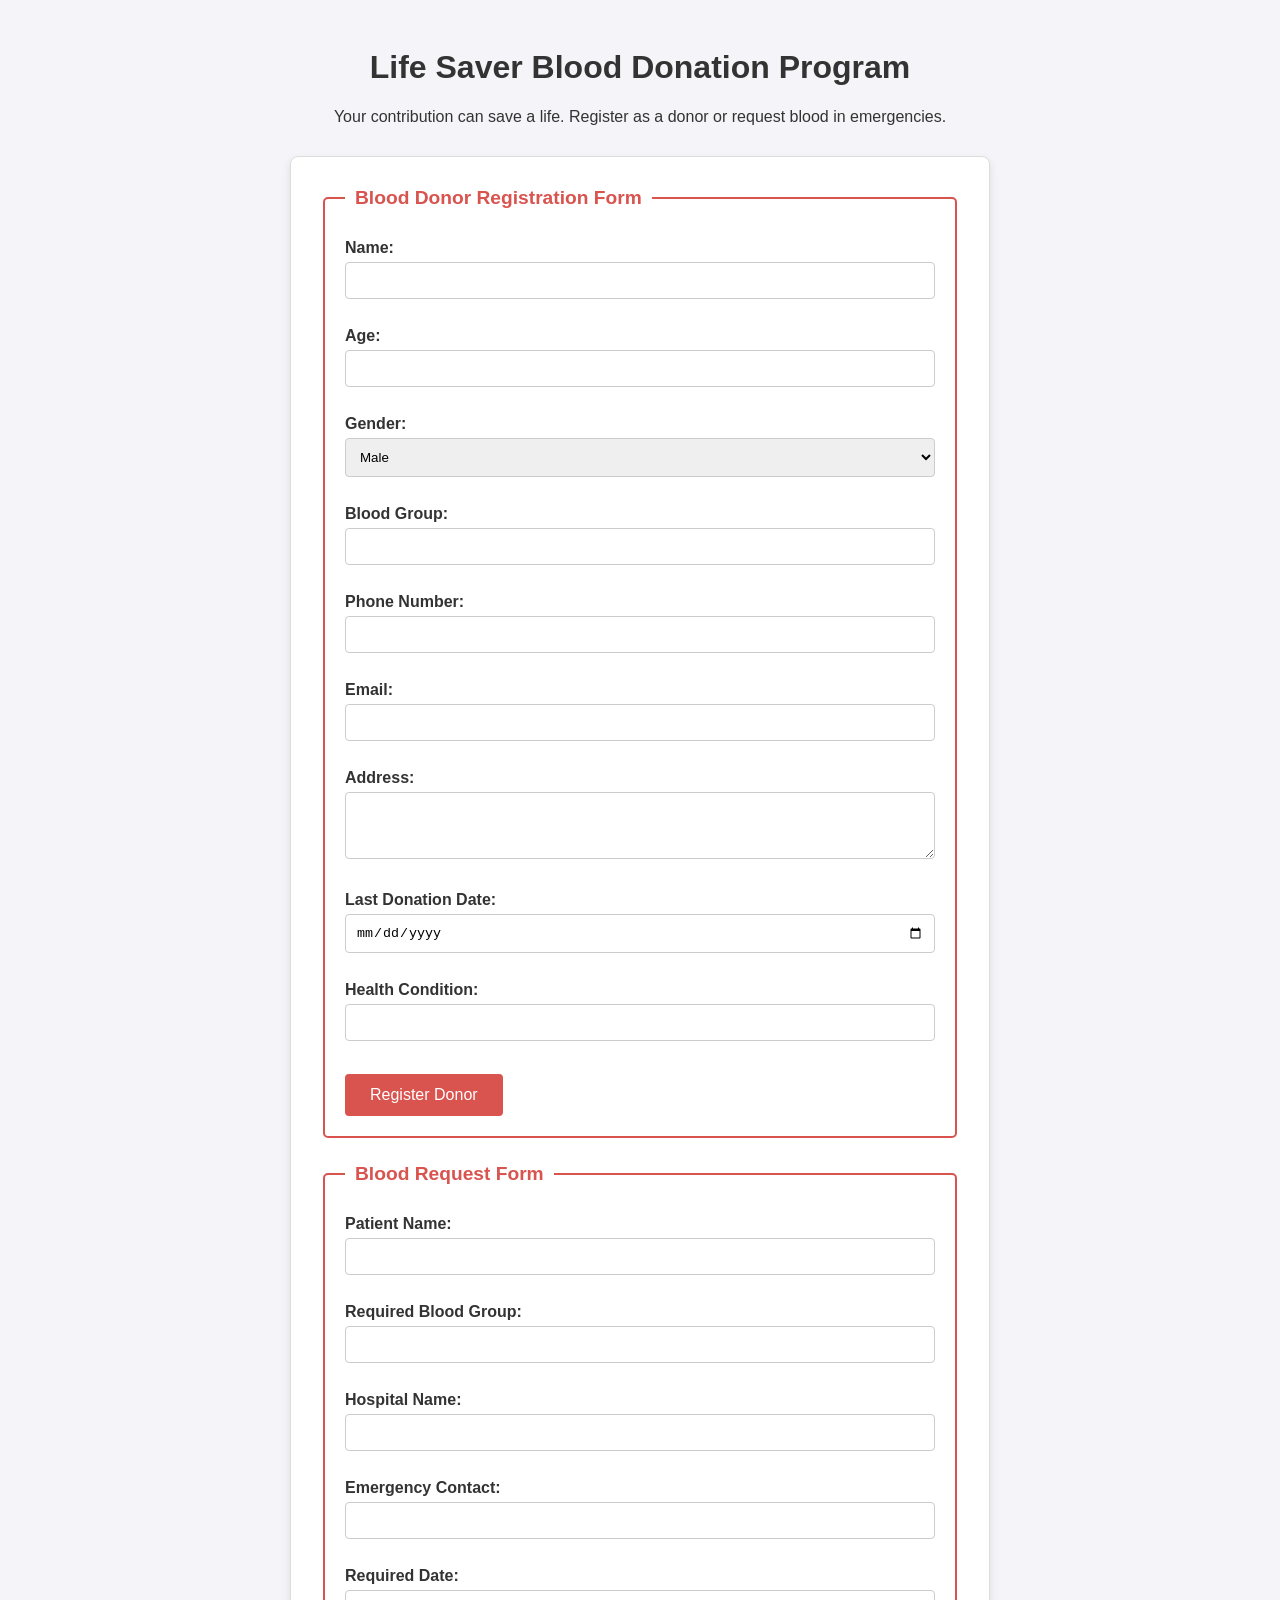
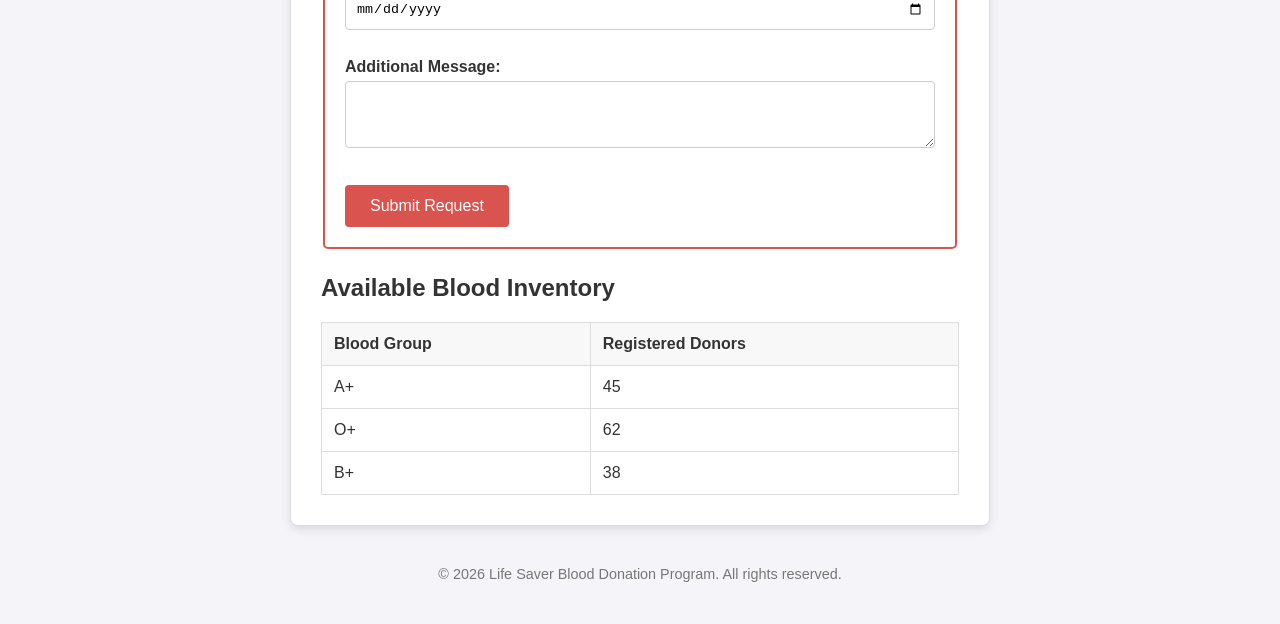
<file: bloodDonation.html>
<!DOCTYPE html>
<html lang="en">
<head>
    <meta charset="UTF-8">
    <meta name="viewport" content="width=device-width, initial-scale=1.0">
    <title>Life Saver Blood Donation Program</title>
    <style>
  
        * { box-sizing: border-box; }

        body { 
            font-family: 'Segoe UI', Arial, sans-serif; 
            background-color: #f4f4f9; 
            padding: 20px; 
            color: #333; 
        }

        header { text-align: center; margin-bottom: 30px; }
        footer { text-align: center; margin-top: 40px; font-size: 0.9em; color: #777; }

        .content-wrapper { 
            max-width: 700px; 
            margin: 0 auto; 
            background: white; 
            padding: 30px; 
            border: 1px solid #ddd; 
            border-radius: 8px; 
            box-shadow: 0 4px 8px rgba(0,0,0,0.1);
        }

        fieldset { border: 2px solid #d9534f; padding: 20px; border-radius: 5px; margin-bottom: 25px; }
        legend { font-weight: bold; color: #d9534f; padding: 0 10px; font-size: 1.2em; }

        label { font-weight: bold; display: inline-block; margin-top: 10px; }

        input[type="text"], input[type="email"], input[type="tel"], input[type="date"], input[type="number"], select, textarea {
            width: 100%; 
            padding: 10px; 
            margin-top: 5px; 
            border: 1px solid #ccc; 
            border-radius: 4px; 
            outline: none;
        }

        #inventory-table { 
            width: 100%; 
            border-collapse: collapse; 
            margin-top: 20px; 
        }
        #inventory-table th, #inventory-table td { 
            border: 1px solid #ddd; 
            padding: 12px; 
            text-align: left; 
        }
        #inventory-table th { background-color: #f8f8f8; }

        button { 
            background-color: #d9534f; 
            color: white; 
            padding: 12px 25px; 
            border: none; 
            cursor: pointer; 
            border-radius: 4px; 
            margin-top: 15px; 
            font-size: 16px;
        }
        button:hover { background-color: #c9302c; }
    </style>
</head>
<body>

    <header>
        <h1>Life Saver Blood Donation Program</h1>
        <p>Your contribution can save a life. Register as a donor or request blood in emergencies.</p>
    </header>

    <main class="content-wrapper">
        <section>
            <form action="#" method="post">
                <fieldset>
                    <legend>Blood Donor Registration Form</legend>
                    <label for="name">Name:</label><br>
                    <input type="text" id="name" name="name" required><br><br>

                    <label for="age">Age:</label><br>
                    <input type="number" id="age" name="age"><br><br>

                    <label for="gender">Gender:</label><br>
                    <select id="gender" name="gender"><option>Male</option><option>Female</option><option>Other</option></select><br><br>

                    <label for="blood">Blood Group:</label><br>
                    <input type="text" id="blood" name="blood"><br><br>

                    <label for="phone">Phone Number:</label><br>
                    <input type="tel" id="phone" name="phone"><br><br>

                    <label for="email">Email:</label><br>
                    <input type="email" id="email" name="email"><br><br>

                    <label for="address">Address:</label><br>
                    <textarea id="address" name="address" rows="3"></textarea><br><br>

                    <label for="last_date">Last Donation Date:</label><br>
                    <input type="date" id="last_date" name="last_date"><br><br>

                    <label for="health">Health Condition:</label><br>
                    <input type="text" id="health" name="health"><br><br>

                    <button type="submit">Register Donor</button>
                </fieldset>
            </form>
        </section>

        <section>
            <form action="#" method="post">
                <fieldset>
                    <legend>Blood Request Form</legend>
                    <label for="p_name">Patient Name:</label><br>
                    <input type="text" id="p_name" name="p_name" required><br><br>

                    <label for="req_group">Required Blood Group:</label><br>
                    <input type="text" id="req_group" name="req_group"><br><br>

                    <label for="hospital">Hospital Name:</label><br>
                    <input type="text" id="hospital" name="hospital"><br><br>

                    <label for="e_contact">Emergency Contact:</label><br>
                    <input type="tel" id="e_contact" name="e_contact"><br><br>

                    <label for="req_date">Required Date:</label><br>
                    <input type="date" id="req_date" name="req_date"><br><br>

                    <label for="msg">Additional Message:</label><br>
                    <textarea id="msg" name="msg" rows="3"></textarea><br><br>

                    <button type="submit">Submit Request</button>
                </fieldset>
            </form>
        </section>

        <article>
            <h2>Available Blood Inventory</h2>
            <table id="inventory-table">
                <tr><th>Blood Group</th><th>Registered Donors</th></tr>
                <tr><td>A+</td><td>45</td></tr>
                <tr><td>O+</td><td>62</td></tr>
                <tr><td>B+</td><td>38</td></tr>
            </table>
        </article>
    </main>

    <footer>
        <p>&copy; 2026 Life Saver Blood Donation Program. All rights reserved.</p>
    </footer>

</body>
</html>
</file>
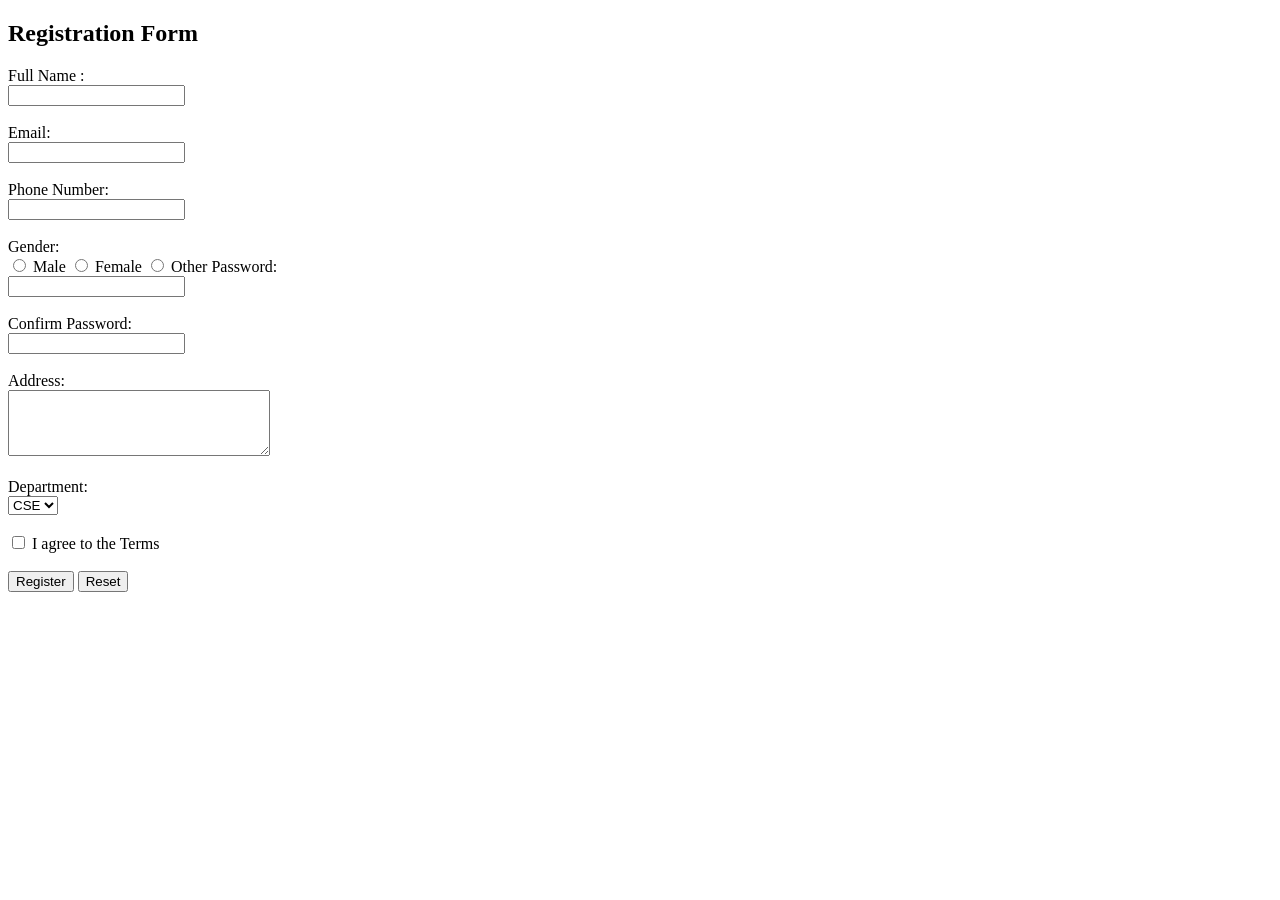
<file: registration.html>
<!DOCTYPE html>
<html lang="en">
<head>
    <meta charset="UTF-8">
    <meta name="viewport" content="width=device-width, initial-scale=1.0">
    <title>Document</title>
</head>
<body>
    <h2>Registration Form</h2>

    <form>
        Full Name : <br>
        <input type="text" name ="fullname" required> <br><br>
        Email: <br>
        <input type="text" name="email" required> <br><br>
        Phone Number: <br>
        <input type="text" name="phone" required> <br><br>

        Gender: <br>
        <input type="radio" name="gender" value ="male"> Male
        <input type="radio" name="gender" value ="female"> Female
        <input type="radio" name="gender" value ="other"> Other
        

        Password: <br>
        <input type="password" name="password" required> <br><br>
        Confirm Password: <br>
        <input type="password" name="confirm_password" required> <br><br>
        Address: <br>
        <textarea name="address" rows="4" cols="30"></textarea> <br><br>

        Department: <br>

        <select name="department">

            <option value="CSE">CSE</option>
            <option value="EEE">EEE</option>
            <option value="BBA">BBA</option>

        </select> <br><br>

        <input type="checkbox" name="terms"> I agree to the Terms <br><br>
        <input type="submit" value="Register">
        <input type="reset" value="Reset">

    </form>
</body>
</html>
</file>
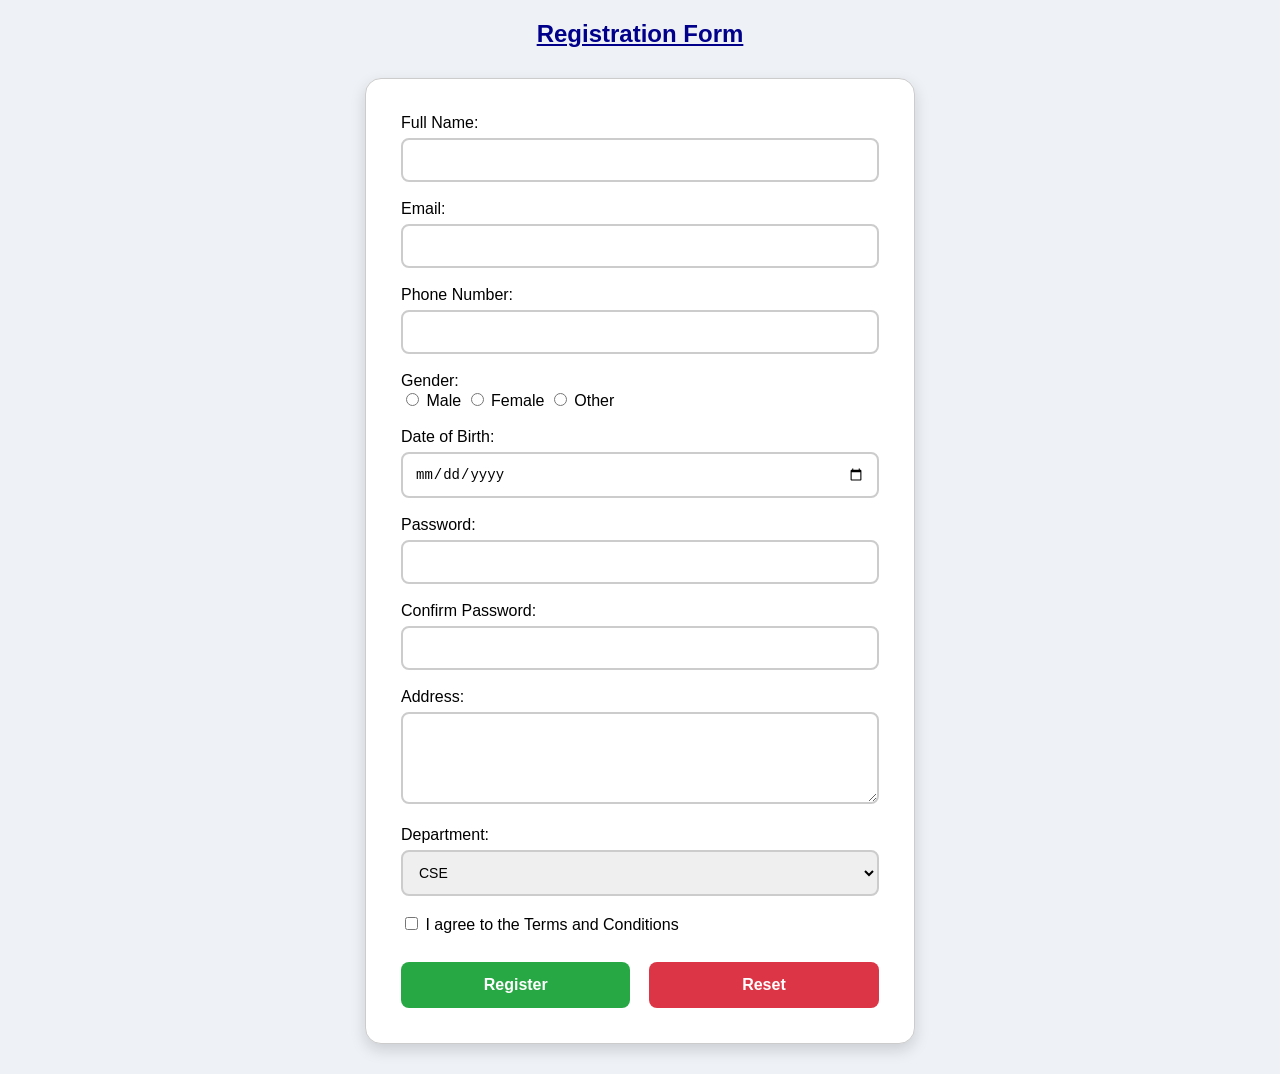
<file: registration2.html>
<!DOCTYPE html>
<html lang="en">
<head>
    <meta charset="UTF-8">
    <meta name="viewport" content="width=device-width, initial-scale=1.0">
    <title>Registration Form</title>
    <link rel="stylesheet" href="externalcss.css">
</head>
<body>

    <h2>Registration Form</h2>

    <form action="#" method="post">

        <label for="fullname">Full Name:</label><br>
        <input type="text" id="fullname" name="fullname" required><br><br>

        <label for="email">Email:</label><br>
        <input type="email" id="email" name="email" required><br><br>

        <label for="phone">Phone Number:</label><br>
        <input type="tel" id="phone" name="phone" required><br><br>

        <label>Gender:</label><br>
        <input type="radio" id="male" name="gender" value="Male">
        <label for="male">Male</label>

        <input type="radio" id="female" name="gender" value="Female">
        <label for="female">Female</label>

        <input type="radio" id="other" name="gender" value="Other">
        <label for="other">Other</label><br><br>

        <label for="dob">Date of Birth:</label><br>
        <input type="date" id="dob" name="dob"><br><br>

        <label for="password">Password:</label><br>
        <input type="password" id="password" name="password" required><br><br>

        <label for="confirmPassword">Confirm Password:</label><br>
        <input type="password" id="confirmPassword" name="confirmPassword" required><br><br>

        <label for="address">Address:</label><br>
        <textarea id="address" name="address" rows="4"></textarea><br><br>

        <label for="department">Department:</label><br>
        <select id="department" name="department">
            <option value="CSE">CSE</option>
            <option value="EEE">EEE</option>
            <option value="BBA">BBA</option>
            <option value="English">English</option>
        </select><br><br>

        <input type="checkbox" id="terms" name="terms" required>
        <label for="terms">I agree to the Terms and Conditions</label><br><br>

        <input type="submit" value="Register" class="btn-submit">
        <input type="reset" value="Reset" class="btn-reset">

    </form>

</body>
</html>
</file>
<file: externalcss.css>
* {
    box-sizing: border-box;
}

body {
    font-family: Arial, sans-serif;
    background-color: #eef2f7;
}

h2 {
    text-align: center;
    color: darkblue;
    text-decoration: underline;
}

form {
    width: 550px;
    margin: 30px auto;
    padding: 35px;
    background-color: white;
    border: 1px solid #ccc;
    border-radius: 16px;
    box-shadow: 0 6px 15px rgba(0,0,0,0.15);
}

input[type="text"],
input[type="email"],
input[type="tel"],
input[type="date"],
input[type="password"],
textarea,
select {
    width: 100%;
    padding: 12px;
    margin-top: 6px;
    font-size: 14px;
    border: 2px solid #ccc;
    border-radius: 8px;
    outline: none;
}

input[type="text"]:focus,
input[type="email"]:focus,
input[type="tel"]:focus,
input[type="date"]:focus,
input[type="password"]:focus,
textarea:focus,
select:focus {
    border-color: darkblue;
}

input[type="submit"],
input[type="reset"] {
    width: 48%;
    padding: 14px;
    font-size: 16px;
    font-weight: bold;
    border: none;
    border-radius: 8px;
    cursor: pointer;
    margin-top: 10px;
}

input[type="submit"] {
    margin-right: 3%;
}

.btn-submit {
    background-color: #28a745; 
    color: white;
}

.btn-reset {
    background-color: #dc3545; 
    color: white;
}
</file>
